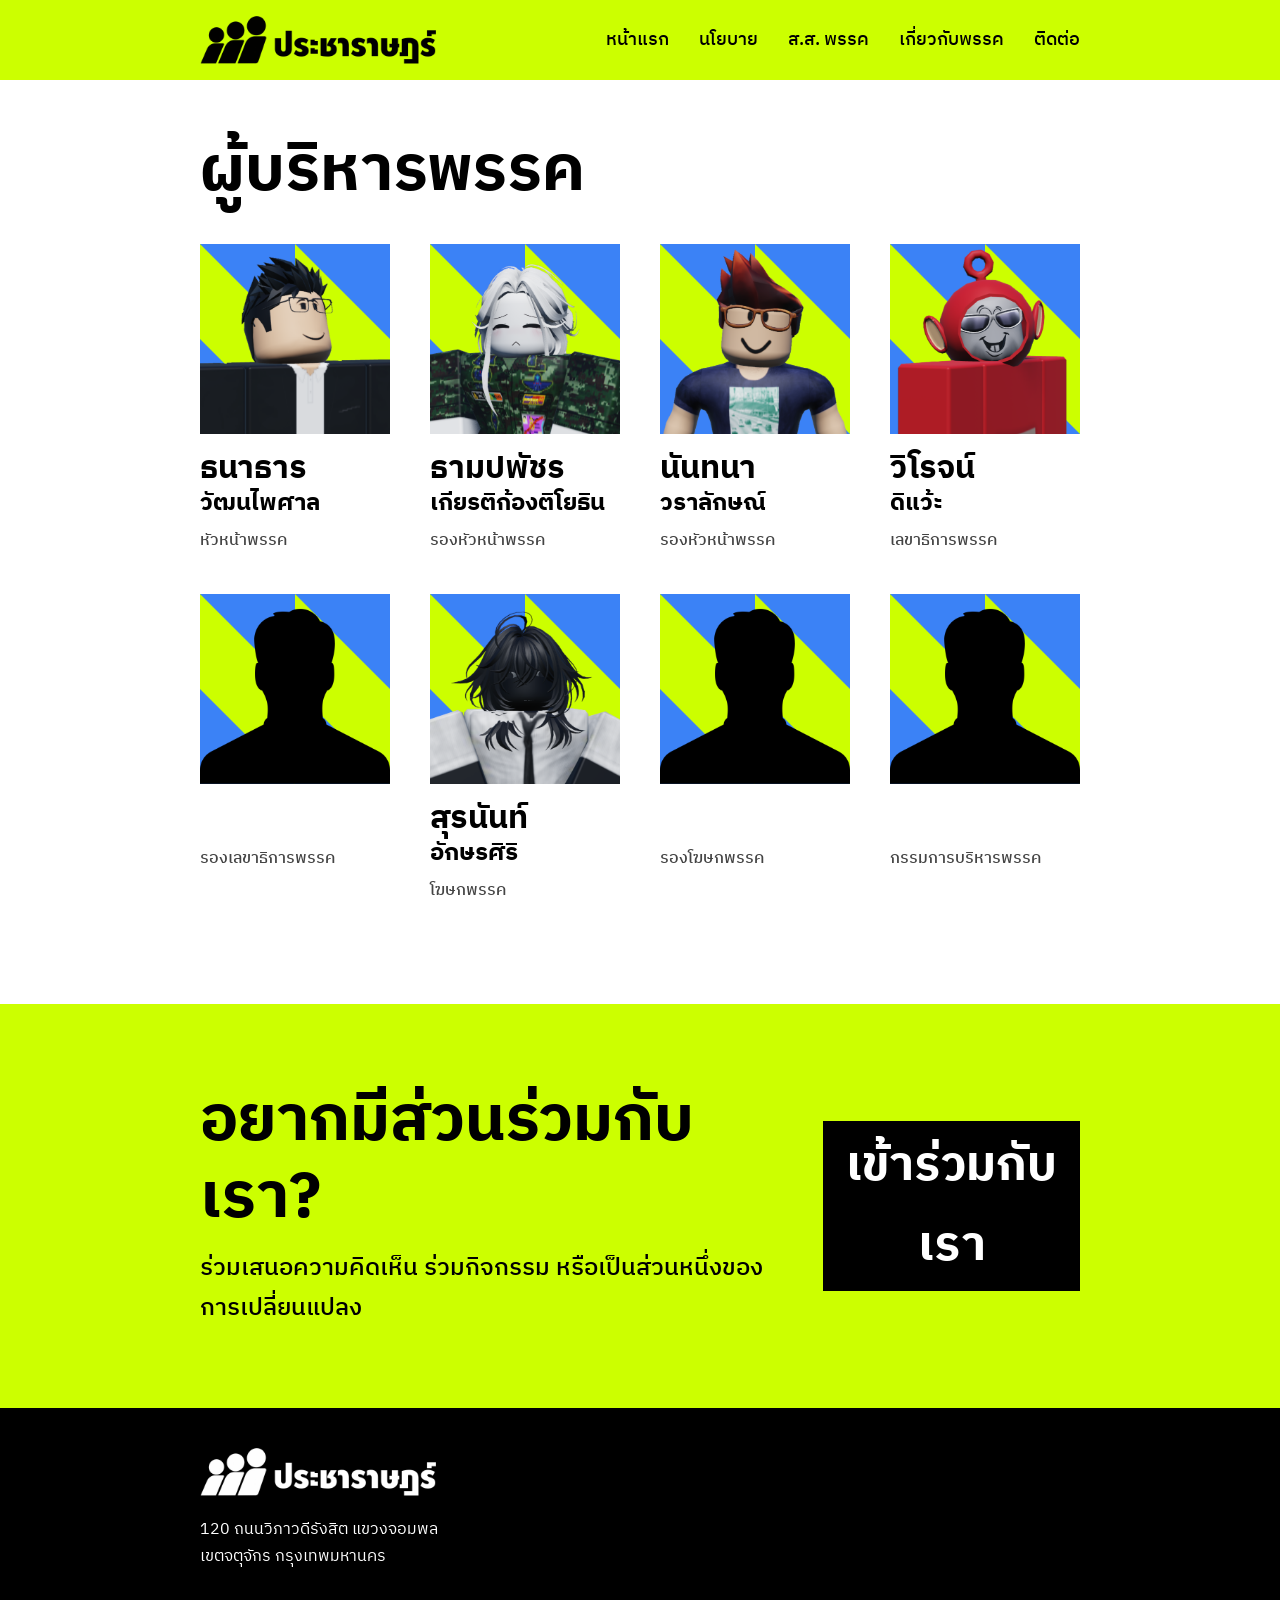
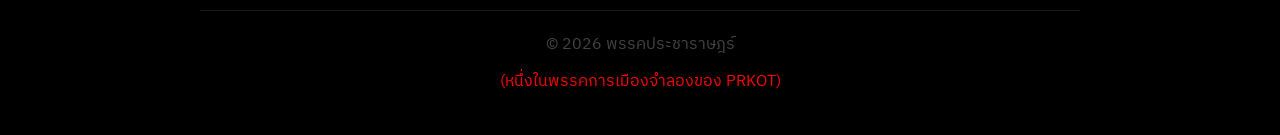
<file: board.html>
<!DOCTYPE html>
<html lang="en">
<head>
    <meta charset="UTF-8">
    <meta name="viewport" content="width=device-width, initial-scale=1.0">
    
    <meta property="og:title" content="ผู้บริหารพรรคประชาราษฎร์">
    <meta property="og:type" content="website">
    <meta property="og:url" content="https://pracharatparty.vercel.app/">
    <meta property="og:image" content="https://pracharatparty.vercel.app/assets/thumbnail.png">
    <meta property="og:site_name" content="พรรคประชาราษฎร์">

    <meta name="twitter:card" content="summary_large_image">
    <meta name="twitter:title" content="ผู้บริหารพรรคประชาราษฎร์">
    <meta name="twitter:image" content="https://pracharatparty.vercel.app/assets/thumbnail.png">

    <title>ผู้บริหารพรรค | พรรคประชาราษฎร์</title>
    <link rel="stylesheet" href="/style.css">
    <link rel="shortcut icon" href="/assets/favicon.png" type="image/png">
    <script src="/load.js"></script>
</head>
<body>
    <div id="header"></div>

    <main>
        <section class="mp">

            <div class="heading">ผู้บริหารพรรค</div>

            <div class="board-grid">

                <div class="board-card">
                    <img src="assets/member/ธนาธาร.png" alt="">
                    <h3>ธนาธาร<br><span>วัฒนไพศาล</span></h3>
                    <p>หัวหน้าพรรค</p>
                </div>

                <div class="board-card">
                    <img src="assets/member/ธามปพัชร.png" alt="">
                    <h3>ธามปพัชร<br><span>เกียรติก้องติโยธิน</span></h3>
                    <p>รองหัวหน้าพรรค</p>
                </div>

                <div class="board-card">
                    <img src="assets/member/นันทนา.png" alt="">
                    <h3>นันทนา<br><span>วราลักษณ์</span></h3>
                    <p>รองหัวหน้าพรรค</p>
                </div>

                <div class="board-card">
                    <img src="assets/member/วิโรจน์.png" alt="">
                    <h3>วิโรจน์<br><span>ดิแว้ะ</span></h3>
                    <p>เลขาธิการพรรค</p>
                </div>

                <div class="board-card">
                    <img src="assets/member/profile-placehold.png" alt="">
                    <h3><br><span></span></h3>
                    <p>รองเลขาธิการพรรค</p>
                </div>

                <div class="board-card">
                    <img src="assets/member/สุรนันท์.png" alt="">
                    <h3>สุรนันท์<br><span>อักษรศิริ</span></h3>
                    <p>โฆษกพรรค</p>
                </div>

                <div class="board-card">
                    <img src="assets/member/profile-placehold.png" alt="">
                    <h3> <br><span> </span></h3>
                    <p>รองโฆษกพรรค</p>
                </div>

                <div class="board-card">
                    <img src="assets/member/profile-placehold.png" alt="">
                    <h3> <br><span> </span></h3>
                    <p>กรรมการบริหารพรรค</p>
                </div>

            </div>

        </section>
    </main>

    <div id="footer"></div>
    
</body>
</html>
</file>
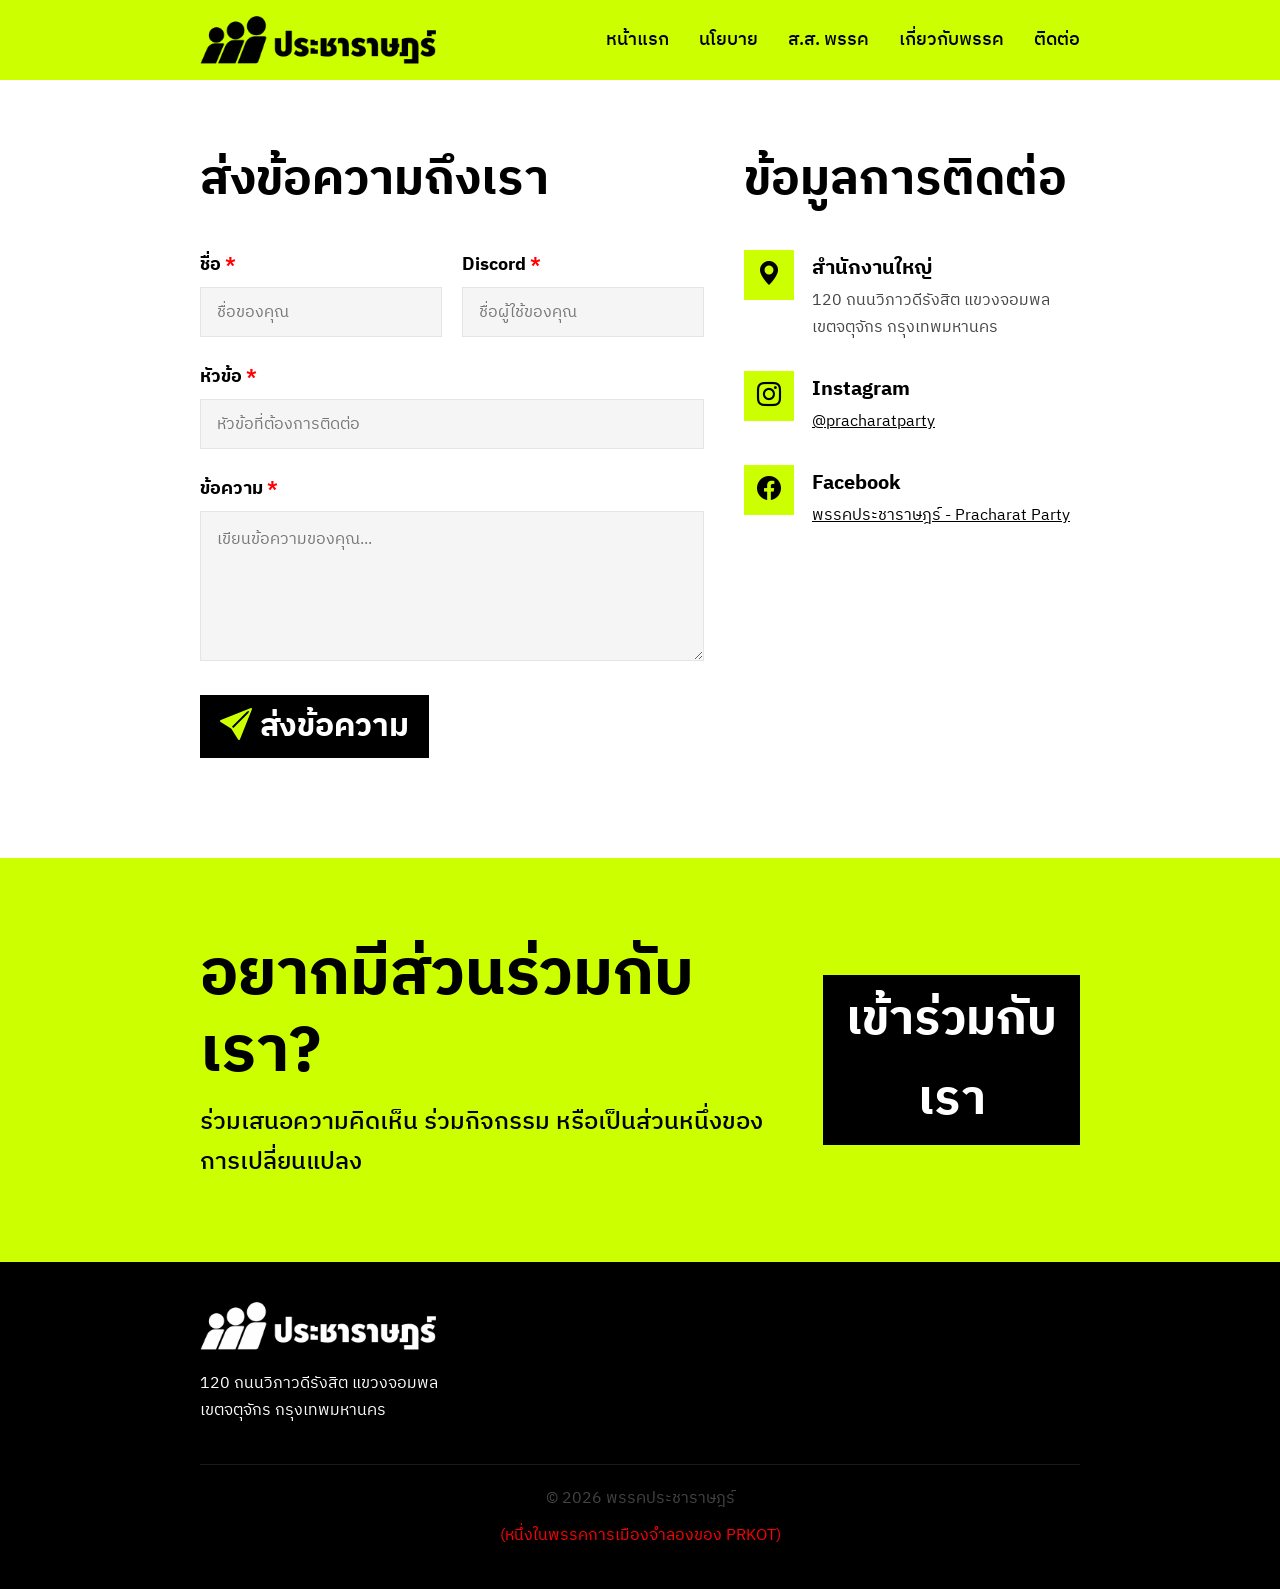
<file: contact.html>
<!DOCTYPE html>
<html lang="en">
<head>
    <meta charset="UTF-8">
    <meta name="viewport" content="width=device-width, initial-scale=1.0">
    <title>ติดต่อ | พรรคประชาราษฎร์</title>
    
    <meta property="og:title" content="ติดต่อพรรคประชาราษฎร์">
    <meta property="og:type" content="website">
    <meta property="og:url" content="https://pracharatparty.vercel.app/">
    <meta property="og:image" content="https://pracharatparty.vercel.app/assets/thumbnail.png">
    <meta property="og:site_name" content="พรรคประชาราษฎร์">

    <meta name="twitter:card" content="summary_large_image">
    <meta name="twitter:title" content="ติดต่อพรรคประชาราษฎร์">
    <meta name="twitter:image" content="https://pracharatparty.vercel.app/assets/thumbnail.png">

    <link rel="stylesheet" href="/style.css">
    <link rel="shortcut icon" href="/assets/favicon.png" type="image/png">
    <script src="/load.js"></script>
</head>
<body>
    <div id="header"></div>

        <main>
        <section class="contact">

            <div class="contact-grid">

                <!-- Form -->
                <div class="contact-form">

                    <h2>ส่งข้อความถึงเรา</h2>

                    <div id="successMessage" class="contact-message success">
                        <i class="bi bi-check-circle-fill"></i>
                        ส่งข้อความเรียบร้อยแล้ว
                    </div>

                    <div id="errorMessage" class="contact-message error">
                        <i class="bi bi-exclamation-circle-fill"></i>
                        ไม่สามารถส่งข้อความได้ กรุณาลองใหม่อีกครั้ง
                    </div>

                    <form id="contactForm">

                        <div class="contact-row">

                            <div class="contact-field">
                                <label for="name">ชื่อ <span>*</span></label>

                                <input
                                    type="text"
                                    id="name"
                                    placeholder="ชื่อของคุณ"
                                    required>
                            </div>

                            <div class="contact-field">
                                <label for="discord">Discord <span>*</span></label>

                                <input
                                    type="text"
                                    id="discord"
                                    placeholder="ชื่อผู้ใช้ของคุณ"
                                    required>
                            </div>

                        </div>

                        <div class="contact-field">
                            <label for="subject">หัวข้อ <span>*</span></label>

                            <input
                                type="text"
                                id="subject"
                                placeholder="หัวข้อที่ต้องการติดต่อ"
                                required>
                        </div>

                        <div class="contact-field">
                            <label for="message">ข้อความ <span>*</span></label>

                            <textarea
                                id="message"
                                placeholder="เขียนข้อความของคุณ..."
                                required></textarea>
                        </div>

                        <button
                            type="submit"
                            id="submitButton">

                            <i class="bi bi-send-fill"></i>
                            ส่งข้อความ

                        </button>

                    </form>

                </div>


                <!-- Contact Info -->
                <div class="contact-info-box">

                    <h2>ข้อมูลการติดต่อ</h2>

                    <div class="contact-info-item">

                        <div class="contact-icon">
                            <i class="bi bi-geo-alt-fill"></i>
                        </div>

                        <div>
                            <h3>สำนักงานใหญ่</h3>

                            <p>
                                120 ถนนวิภาวดีรังสิต แขวงจอมพล<br>
                                เขตจตุจักร กรุงเทพมหานคร
                            </p>
                        </div>

                    </div>
                    <div class="contact-info-item">

                        <div class="contact-icon">
                            <i class="bi bi-instagram"></i>
                        </div>

                        <div>
                            <h3>Instagram</h3>

                            <a href="https://www.instagram.com/pracharatparty" target="_blank">
                                @pracharatparty
                            </a>
                        </div>

                    </div>
                    <div class="contact-info-item">

                        <div class="contact-icon">
                            <i class="bi bi-facebook"></i>
                        </div>

                        <div>
                            <h3>Facebook</h3>

                            <a href="https://www.facebook.com/pracharatparty" target="_blank">
                                พรรคประชาราษฎร์ - Pracharat Party
                            </a>
                        </div>

                    </div>

                </div>

            </div>

        </section>
    </main>

    <div id="footer"></div>
    
</body>
</html>
</file>
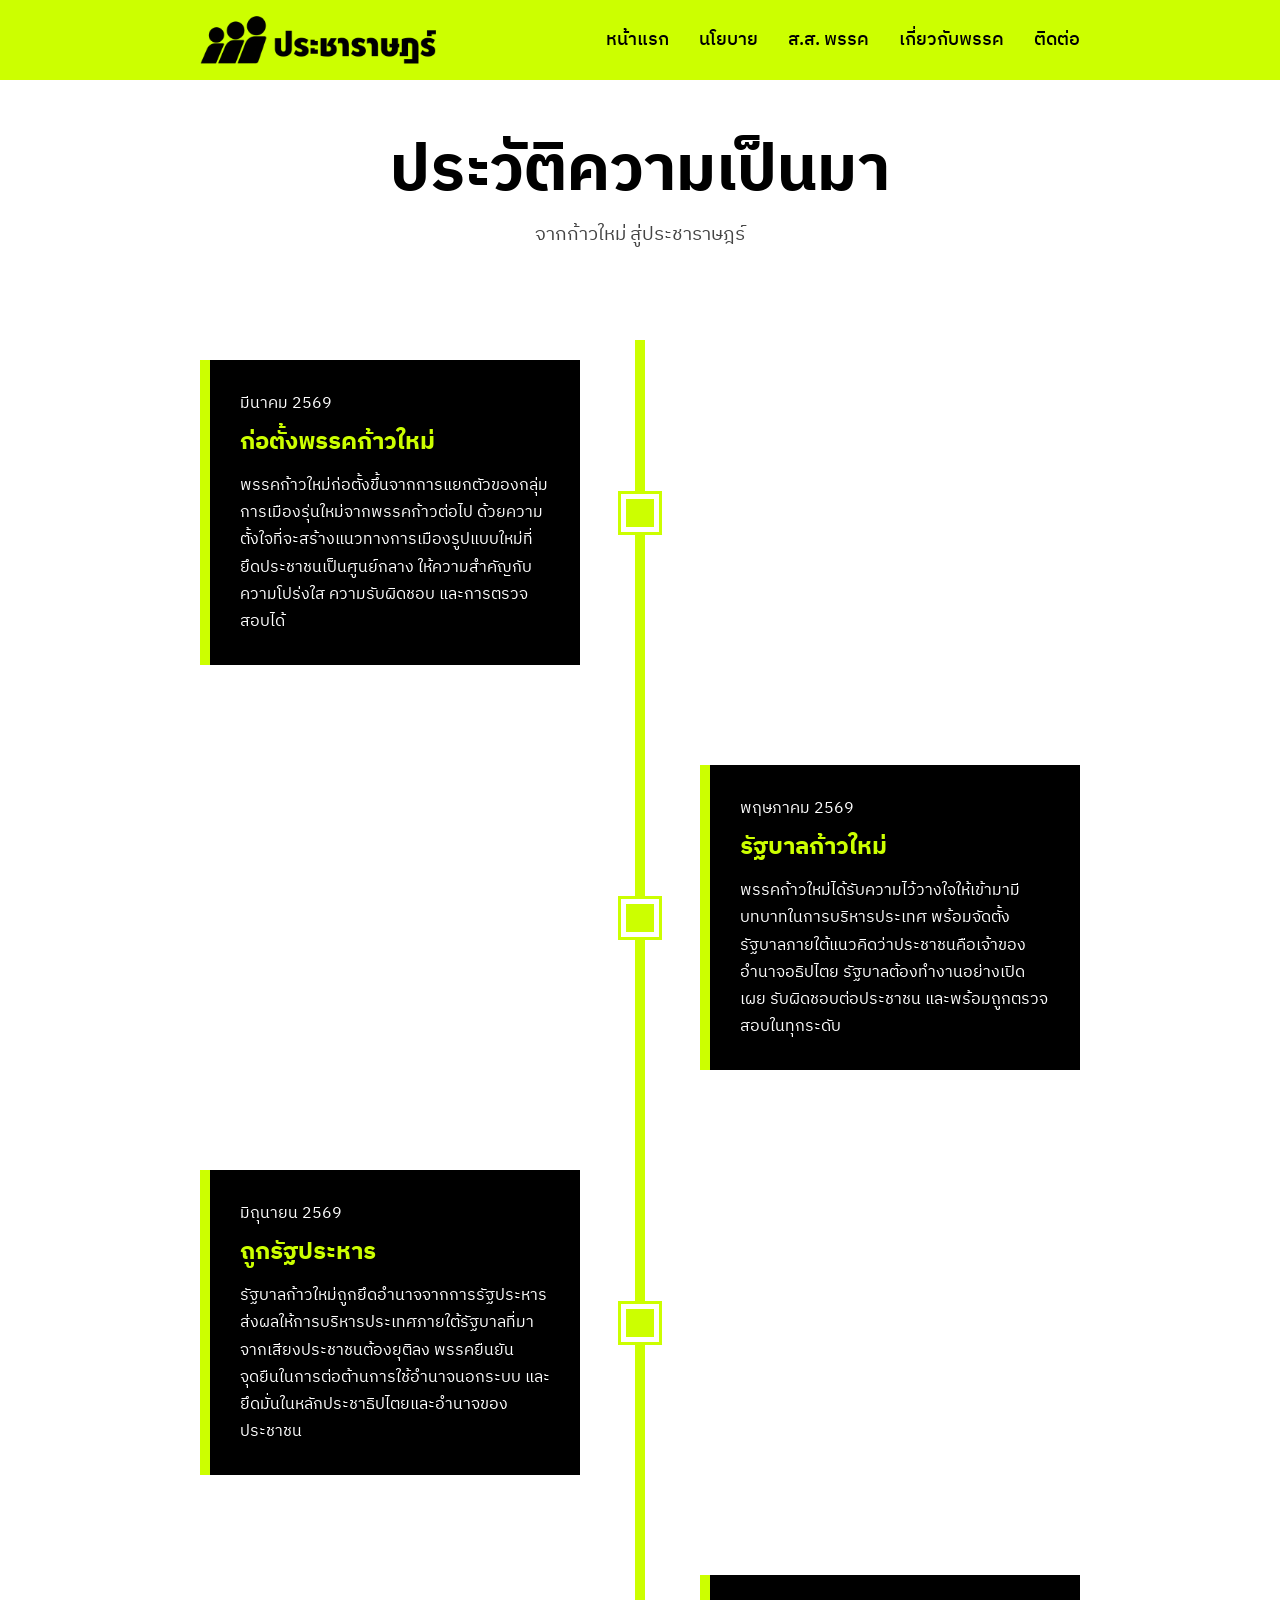
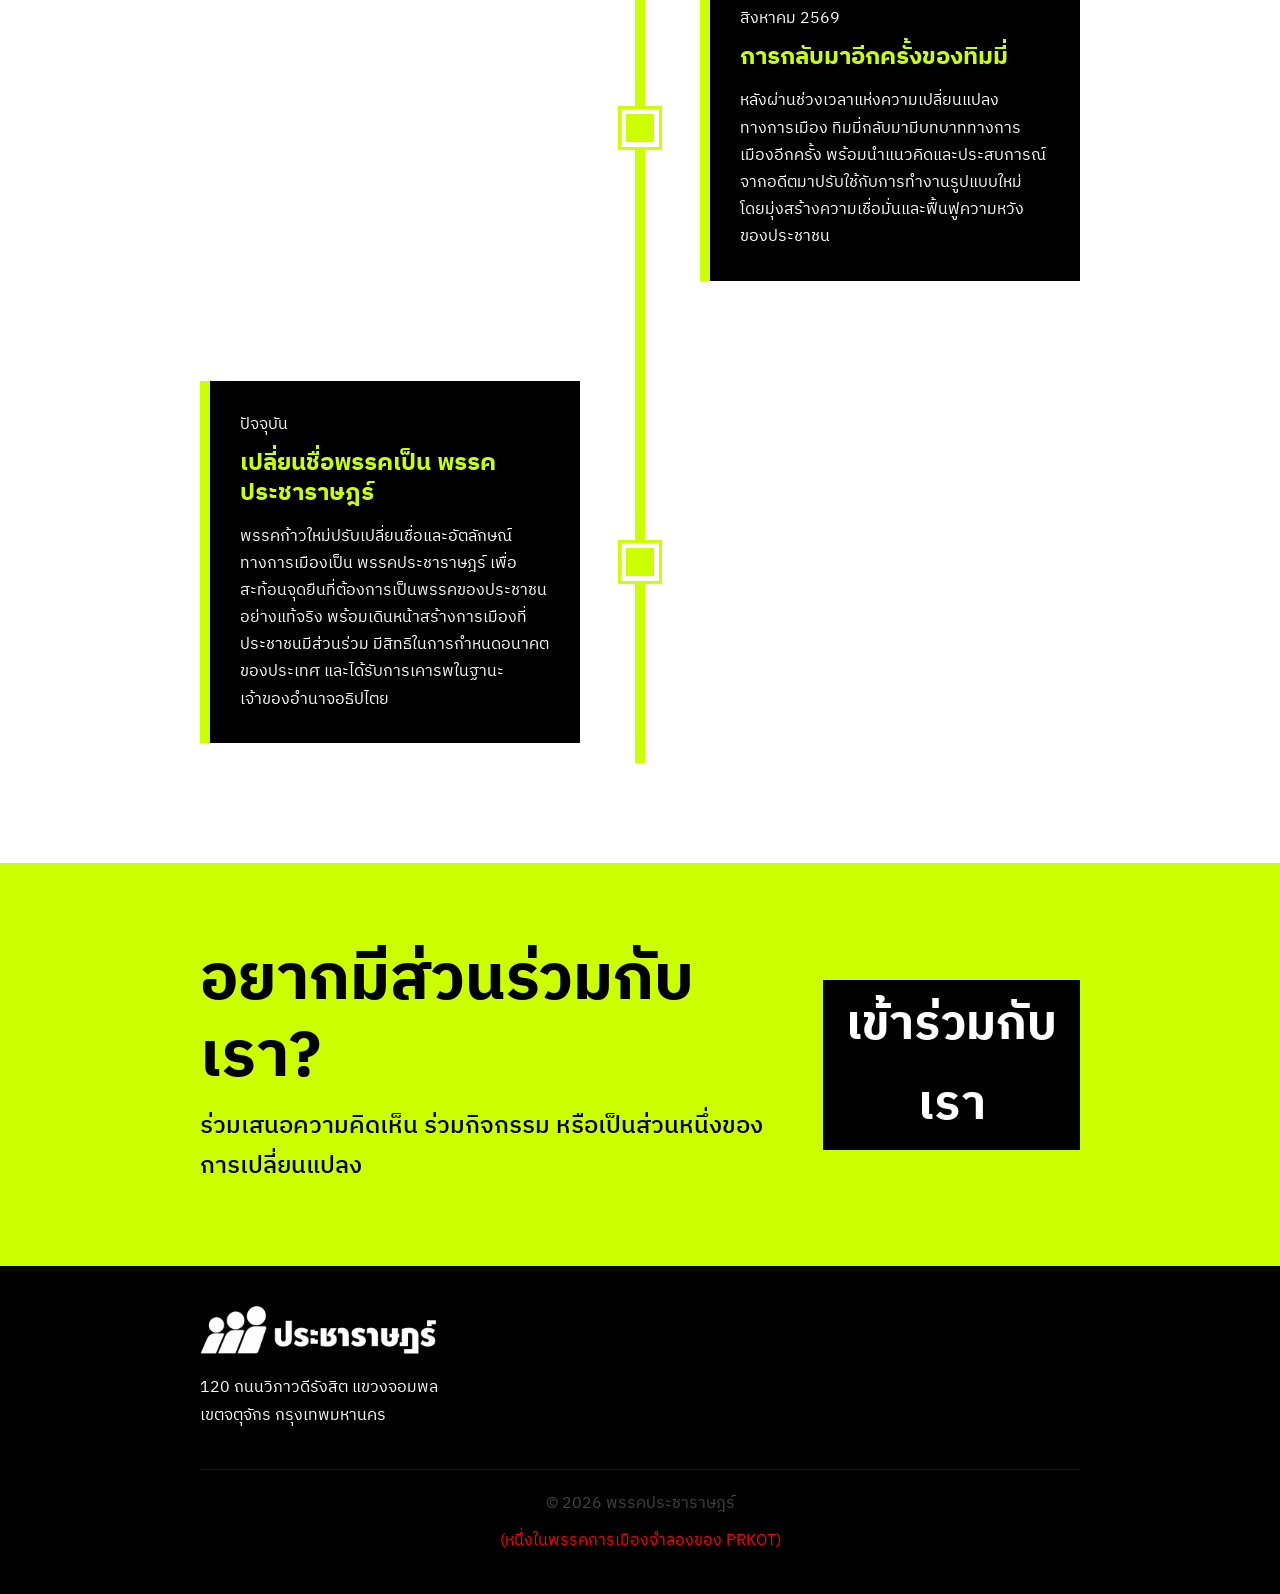
<file: history.html>
<!DOCTYPE html>
<html lang="en">
<head>
    <meta charset="UTF-8">
    <meta name="viewport" content="width=device-width, initial-scale=1.0">
    
    <meta property="og:title" content="ประวัติความเป็นมาพรรคประชาราษฎร์">
    <meta property="og:type" content="website">
    <meta property="og:url" content="https://pracharatparty.vercel.app/">
    <meta property="og:image" content="https://pracharatparty.vercel.app/assets/thumbnail.png">
    <meta property="og:site_name" content="พรรคประชาราษฎร์">

    <meta name="twitter:card" content="summary_large_image">
    <meta name="twitter:title" content="ประวัติความเป็นมาพรรคประชาราษฎร์">
    <meta name="twitter:image" content="https://pracharatparty.vercel.app/assets/thumbnail.png">

    <title>ประวัติความเป็นมา | พรรคประชาราษฎร์</title>
    <link rel="stylesheet" href="/style.css">
    <link rel="shortcut icon" href="/assets/favicon.png" type="image/png">
    <script src="/load.js"></script>
</head>
<body>
    <div id="header"></div>

    <main>
        <section class="history">
            <div class="history-header">
                <h1>ประวัติความเป็นมา</h1>
                <p>จากก้าวใหม่ สู่ประชาราษฎร์</p>
            </div>

            <div class="timeline">

                <!-- 01 -->
                <div class="timeline-item">
                    <div class="timeline-content">

                        <div class="timeline-info">
                            <span class="timeline-date">มีนาคม 2569</span>
                            <h2>ก่อตั้งพรรคก้าวใหม่</h2>
                            <p>
                                พรรคก้าวใหม่ก่อตั้งขึ้นจากการแยกตัวของกลุ่มการเมืองรุ่นใหม่จากพรรคก้าวต่อไป ด้วยความตั้งใจที่จะสร้างแนวทางการเมืองรูปแบบใหม่ที่ยึดประชาชนเป็นศูนย์กลาง ให้ความสำคัญกับความโปร่งใส ความรับผิดชอบ และการตรวจสอบได้
                            </p>
                        </div>
                    </div>
                </div>

                <!-- 02 -->
                <div class="timeline-item">
                    <div class="timeline-content">

                        <div class="timeline-info">
                            <span class="timeline-date">พฤษภาคม 2569</span>
                            <h2>รัฐบาลก้าวใหม่</h2>
                            <p>
                                พรรคก้าวใหม่ได้รับความไว้วางใจให้เข้ามามีบทบาทในการบริหารประเทศ พร้อมจัดตั้งรัฐบาลภายใต้แนวคิดว่าประชาชนคือเจ้าของอำนาจอธิปไตย รัฐบาลต้องทำงานอย่างเปิดเผย รับผิดชอบต่อประชาชน และพร้อมถูกตรวจสอบในทุกระดับ
                            </p>
                        </div>
                    </div>
                </div>

                <!-- 03 -->
                <div class="timeline-item">
                    <div class="timeline-content">

                        <div class="timeline-info">
                            <span class="timeline-date">มิถุนายน 2569</span>
                            <h2>ถูกรัฐประหาร</h2>
                            <p>
                                รัฐบาลก้าวใหม่ถูกยึดอำนาจจากการรัฐประหาร ส่งผลให้การบริหารประเทศภายใต้รัฐบาลที่มาจากเสียงประชาชนต้องยุติลง พรรคยืนยันจุดยืนในการต่อต้านการใช้อำนาจนอกระบบ และยึดมั่นในหลักประชาธิปไตยและอำนาจของประชาชน
                            </p>
                        </div>
                    </div>
                </div>

                <!-- 04 -->
                <div class="timeline-item">
                    <div class="timeline-content">
                        <div class="timeline-info">
                            <span class="timeline-date">สิงหาคม 2569</span>
                            <h2>การกลับมาอีกครั้งของทิมมี่</h2>
                            <p>
                                หลังผ่านช่วงเวลาแห่งความเปลี่ยนแปลงทางการเมือง ทิมมี่กลับมามีบทบาททางการเมืองอีกครั้ง พร้อมนำแนวคิดและประสบการณ์จากอดีตมาปรับใช้กับการทำงานรูปแบบใหม่ โดยมุ่งสร้างความเชื่อมั่นและฟื้นฟูความหวังของประชาชน
                            </p>
                        </div>
                    </div>
                </div>

                <!-- 05 -->
                <div class="timeline-item">
                    <div class="timeline-content">

                        <div class="timeline-info">
                            <span class="timeline-date">ปัจจุบัน</span>
                            <h2>เปลี่ยนชื่อพรรคเป็น พรรคประชาราษฎร์</h2>
                            <p>
                                พรรคก้าวใหม่ปรับเปลี่ยนชื่อและอัตลักษณ์ทางการเมืองเป็น พรรคประชาราษฎร์ เพื่อสะท้อนจุดยืนที่ต้องการเป็นพรรคของประชาชนอย่างแท้จริง พร้อมเดินหน้าสร้างการเมืองที่ประชาชนมีส่วนร่วม มีสิทธิในการกำหนดอนาคตของประเทศ และได้รับการเคารพในฐานะเจ้าของอำนาจอธิปไตย
                            </p>
                        </div>
                    </div>
                </div>

            </div>
        </section>
    </main>

    <div id="footer"></div>
    
</body>
</html>
</file>
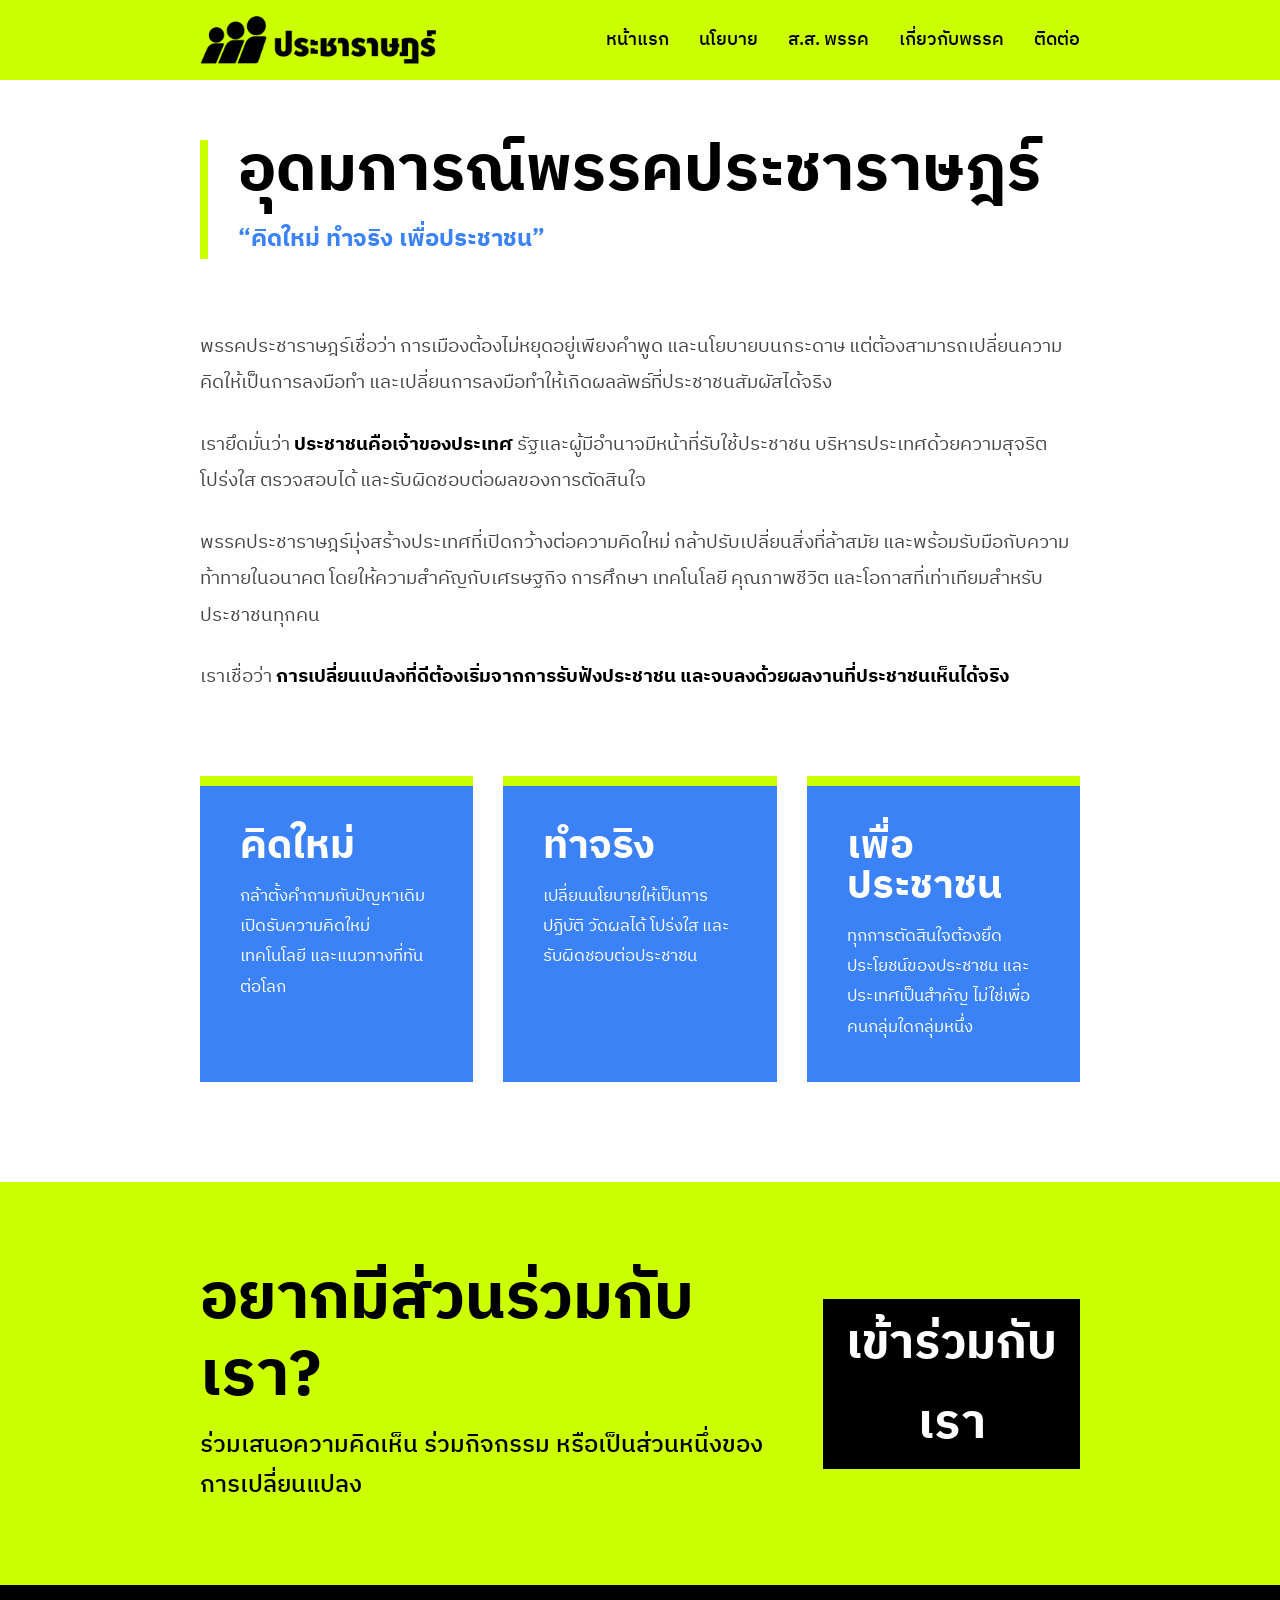
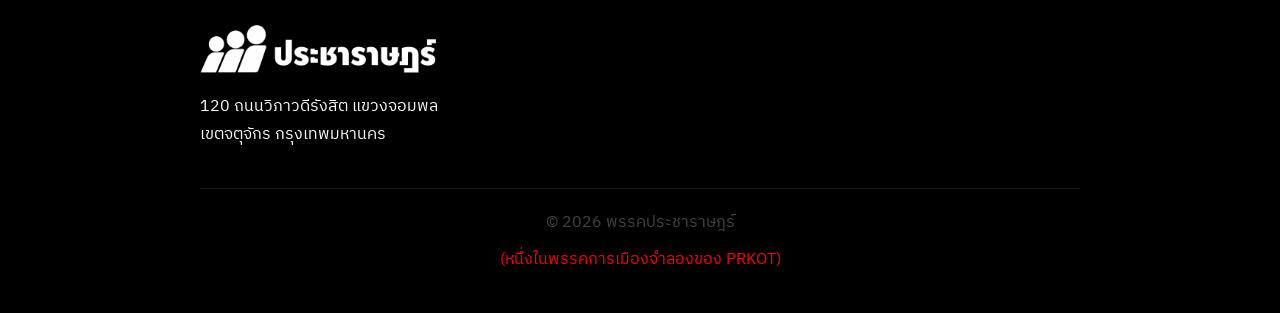
<file: ideology.html>
<!DOCTYPE html>
<html lang="en">
<head>
    <meta charset="UTF-8">
    <meta name="viewport" content="width=device-width, initial-scale=1.0">
    
    <meta property="og:title" content="อุดมการณ์พรรคประชาราษฎร์">
    <meta property="og:type" content="website">
    <meta property="og:url" content="https://pracharatparty.vercel.app/">
    <meta property="og:image" content="https://pracharatparty.vercel.app/assets/thumbnail.png">
    <meta property="og:site_name" content="พรรคประชาราษฎร์">

    <meta name="twitter:card" content="summary_large_image">
    <meta name="twitter:title" content="อุดมการณ์พรรคประชาราษฎร์">
    <meta name="twitter:image" content="https://pracharatparty.vercel.app/assets/thumbnail.png">

    <title>อุดมการณ์พรรค | พรรคประชาราษฎร์</title>
    <link rel="stylesheet" href="/style.css">
    <link rel="shortcut icon" href="/assets/favicon.png" type="image/png">
    <script src="/load.js"></script>
</head>
<body>
    <div id="header"></div>

    <main>
        <section class="ideology">
            <div class="container">

                <div class="section-header">
                    <h1>อุดมการณ์พรรคประชาราษฎร์</h1>
                    <p class="slogan">“คิดใหม่ ทำจริง เพื่อประชาชน”</p>
                </div>

                <div class="ideology-intro">
                    <p>
                        พรรคประชาราษฎร์เชื่อว่า การเมืองต้องไม่หยุดอยู่เพียงคำพูด
                        และนโยบายบนกระดาษ แต่ต้องสามารถเปลี่ยนความคิดให้เป็นการลงมือทำ
                        และเปลี่ยนการลงมือทำให้เกิดผลลัพธ์ที่ประชาชนสัมผัสได้จริง
                    </p>

                    <p>
                        เรายึดมั่นว่า <strong>ประชาชนคือเจ้าของประเทศ</strong>
                        รัฐและผู้มีอำนาจมีหน้าที่รับใช้ประชาชน บริหารประเทศด้วยความสุจริต
                        โปร่งใส ตรวจสอบได้ และรับผิดชอบต่อผลของการตัดสินใจ
                    </p>

                    <p>
                        พรรคประชาราษฎร์มุ่งสร้างประเทศที่เปิดกว้างต่อความคิดใหม่
                        กล้าปรับเปลี่ยนสิ่งที่ล้าสมัย และพร้อมรับมือกับความท้าทายในอนาคต
                        โดยให้ความสำคัญกับเศรษฐกิจ การศึกษา เทคโนโลยี คุณภาพชีวิต
                        และโอกาสที่เท่าเทียมสำหรับประชาชนทุกคน
                    </p>

                    <p>
                        เราเชื่อว่า <strong>การเปลี่ยนแปลงที่ดีต้องเริ่มจากการรับฟังประชาชน
                        และจบลงด้วยผลงานที่ประชาชนเห็นได้จริง</strong>
                    </p>
                </div>

                <div class="principles">

                    <article class="principle-card">
                        <h2>คิดใหม่</h2>
                        <p>
                            กล้าตั้งคำถามกับปัญหาเดิม เปิดรับความคิดใหม่
                            เทคโนโลยี และแนวทางที่ทันต่อโลก
                        </p>
                    </article>

                    <article class="principle-card">
                        <h2>ทำจริง</h2>
                        <p>
                            เปลี่ยนนโยบายให้เป็นการปฏิบัติ วัดผลได้ โปร่งใส
                            และรับผิดชอบต่อประชาชน
                        </p>
                    </article>

                    <article class="principle-card">
                        <h2>เพื่อประชาชน</h2>
                        <p>
                            ทุกการตัดสินใจต้องยึดประโยชน์ของประชาชน
                            และประเทศเป็นสำคัญ ไม่ใช่เพื่อคนกลุ่มใดกลุ่มหนึ่ง
                        </p>
                    </article>

                </div>

            </div>
        </section>
    </main>

    <div id="footer"></div>
    
</body>
</html>
</file>
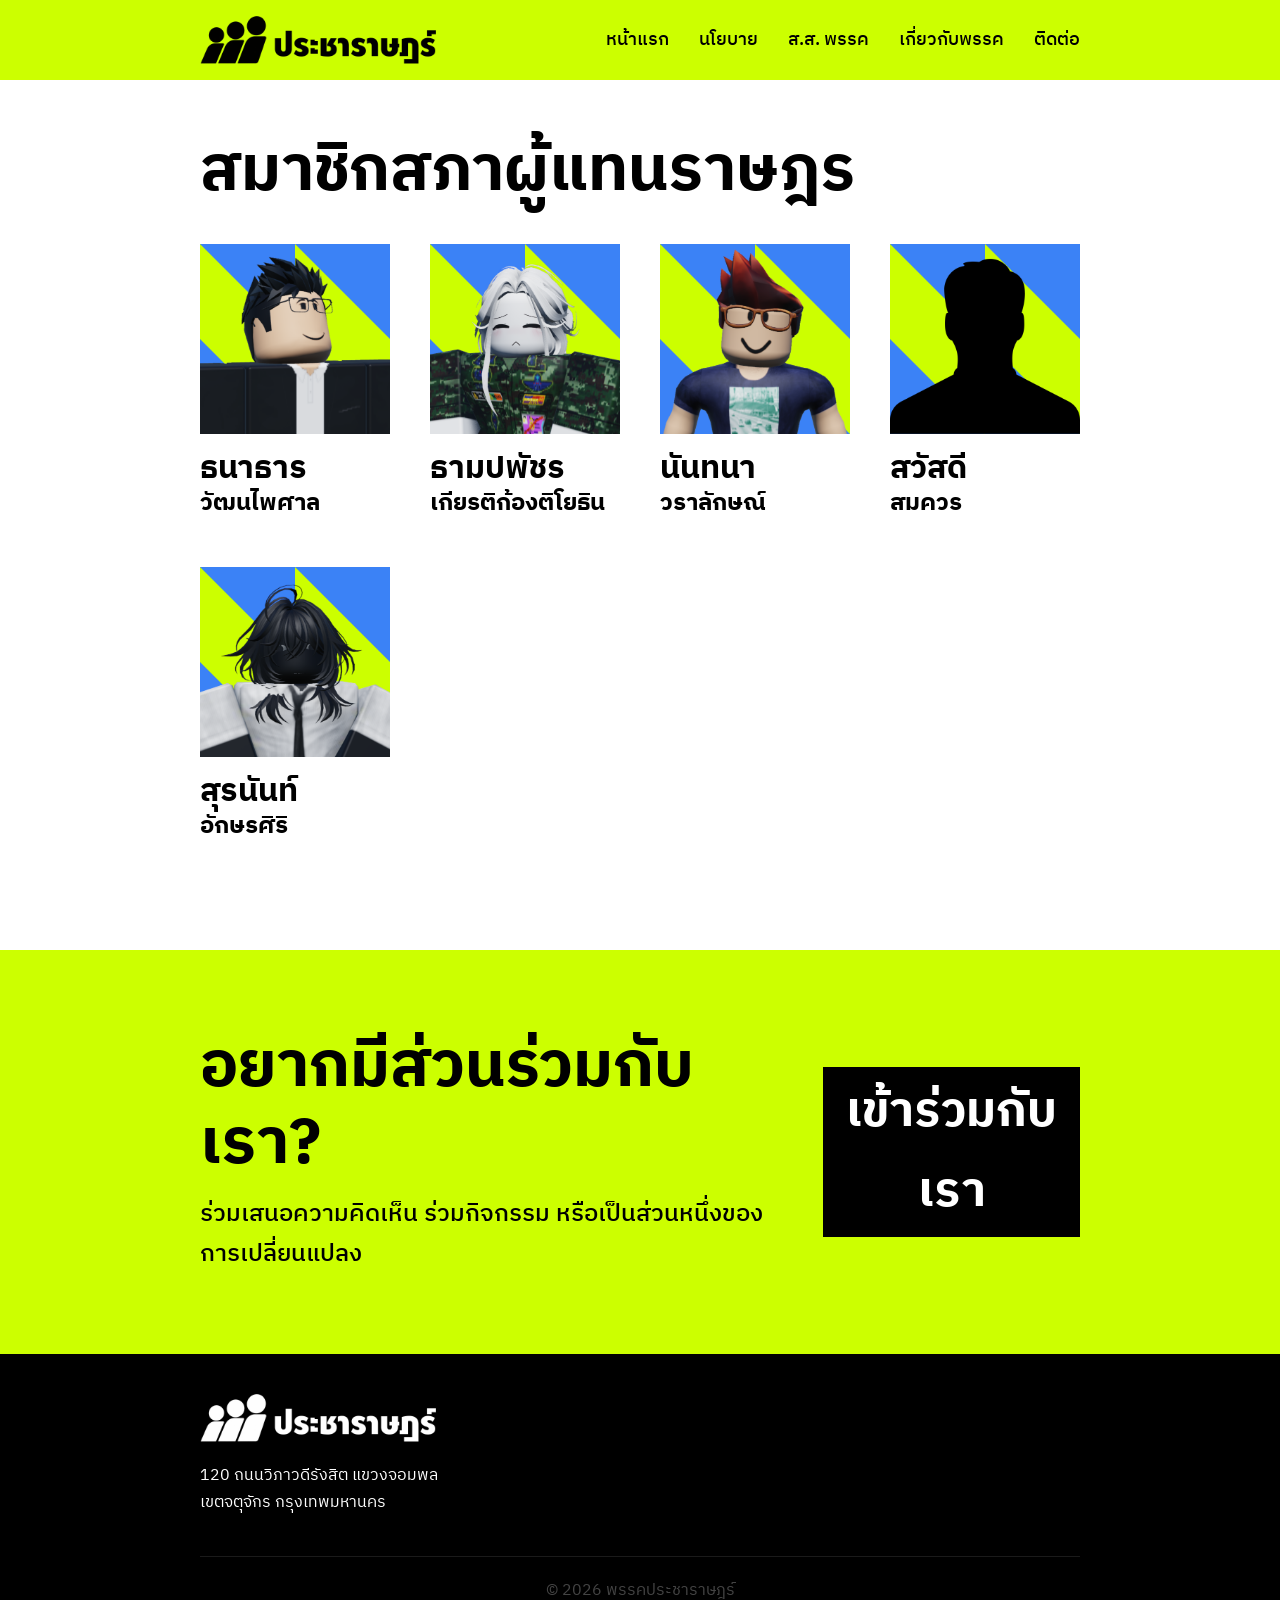
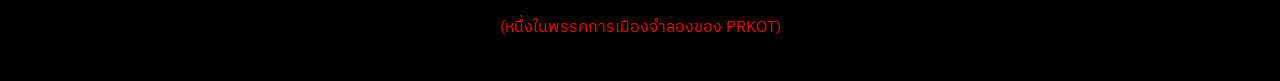
<file: mp.html>
<!DOCTYPE html>
<html lang="en">
<head>
    <meta charset="UTF-8">
    <meta name="viewport" content="width=device-width, initial-scale=1.0">
    <title>สมาชิกสภาผู้แทนราษฎร | พรรคประชาราษฎร์</title>
    
    <meta property="og:title" content="สมาชิกสภาผู้แทนราษฎรพรรคประชาราษฎร์">
    <meta property="og:type" content="website">
    <meta property="og:url" content="https://pracharatparty.vercel.app/">
    <meta property="og:image" content="https://pracharatparty.vercel.app/assets/thumbnail.png">
    <meta property="og:site_name" content="พรรคประชาราษฎร์">

    <meta name="twitter:card" content="summary_large_image">
    <meta name="twitter:title" content="สมาชิกสภาผู้แทนราษฎรพรรคประชาราษฎร์">
    <meta name="twitter:image" content="https://pracharatparty.vercel.app/assets/thumbnail.png">

    <link rel="stylesheet" href="/style.css">
    <link rel="shortcut icon" href="/assets/favicon.png" type="image/png">
    <script src="/load.js"></script>
</head>
<body>
    <div id="header"></div>

    <main>
        <section class="mp">

            <div class="heading">สมาชิกสภาผู้แทนราษฎร</div>

            <div class="board-grid">

                <div class="board-card">
                    <img src="assets/member/ธนาธาร.png" alt="">
                    <h3>ธนาธาร<br><span>วัฒนไพศาล</span></h3>
                </div>

                <div class="board-card">
                    <img src="assets/member/ธามปพัชร.png" alt="">
                    <h3>ธามปพัชร<br><span>เกียรติก้องติโยธิน</span></h3>
                </div>

                <div class="board-card">
                    <img src="assets/member/นันทนา.png" alt="">
                    <h3>นันทนา<br><span>วราลักษณ์</span></h3>
                </div>

                <div class="board-card">
                    <img src="assets/member/profile-placehold.png" alt="">
                    <h3>สวัสดี<br><span>สมควร</span></h3>
                </div>

                <div class="board-card">
                    <img src="assets/member/สุรนันท์.png" alt="">
                    <h3>สุรนันท์<br><span>อักษรศิริ</span></h3>
                </div>

            </div>

        </section>
    </main>

    <div id="footer"></div>
    
</body>
</html>
</file>
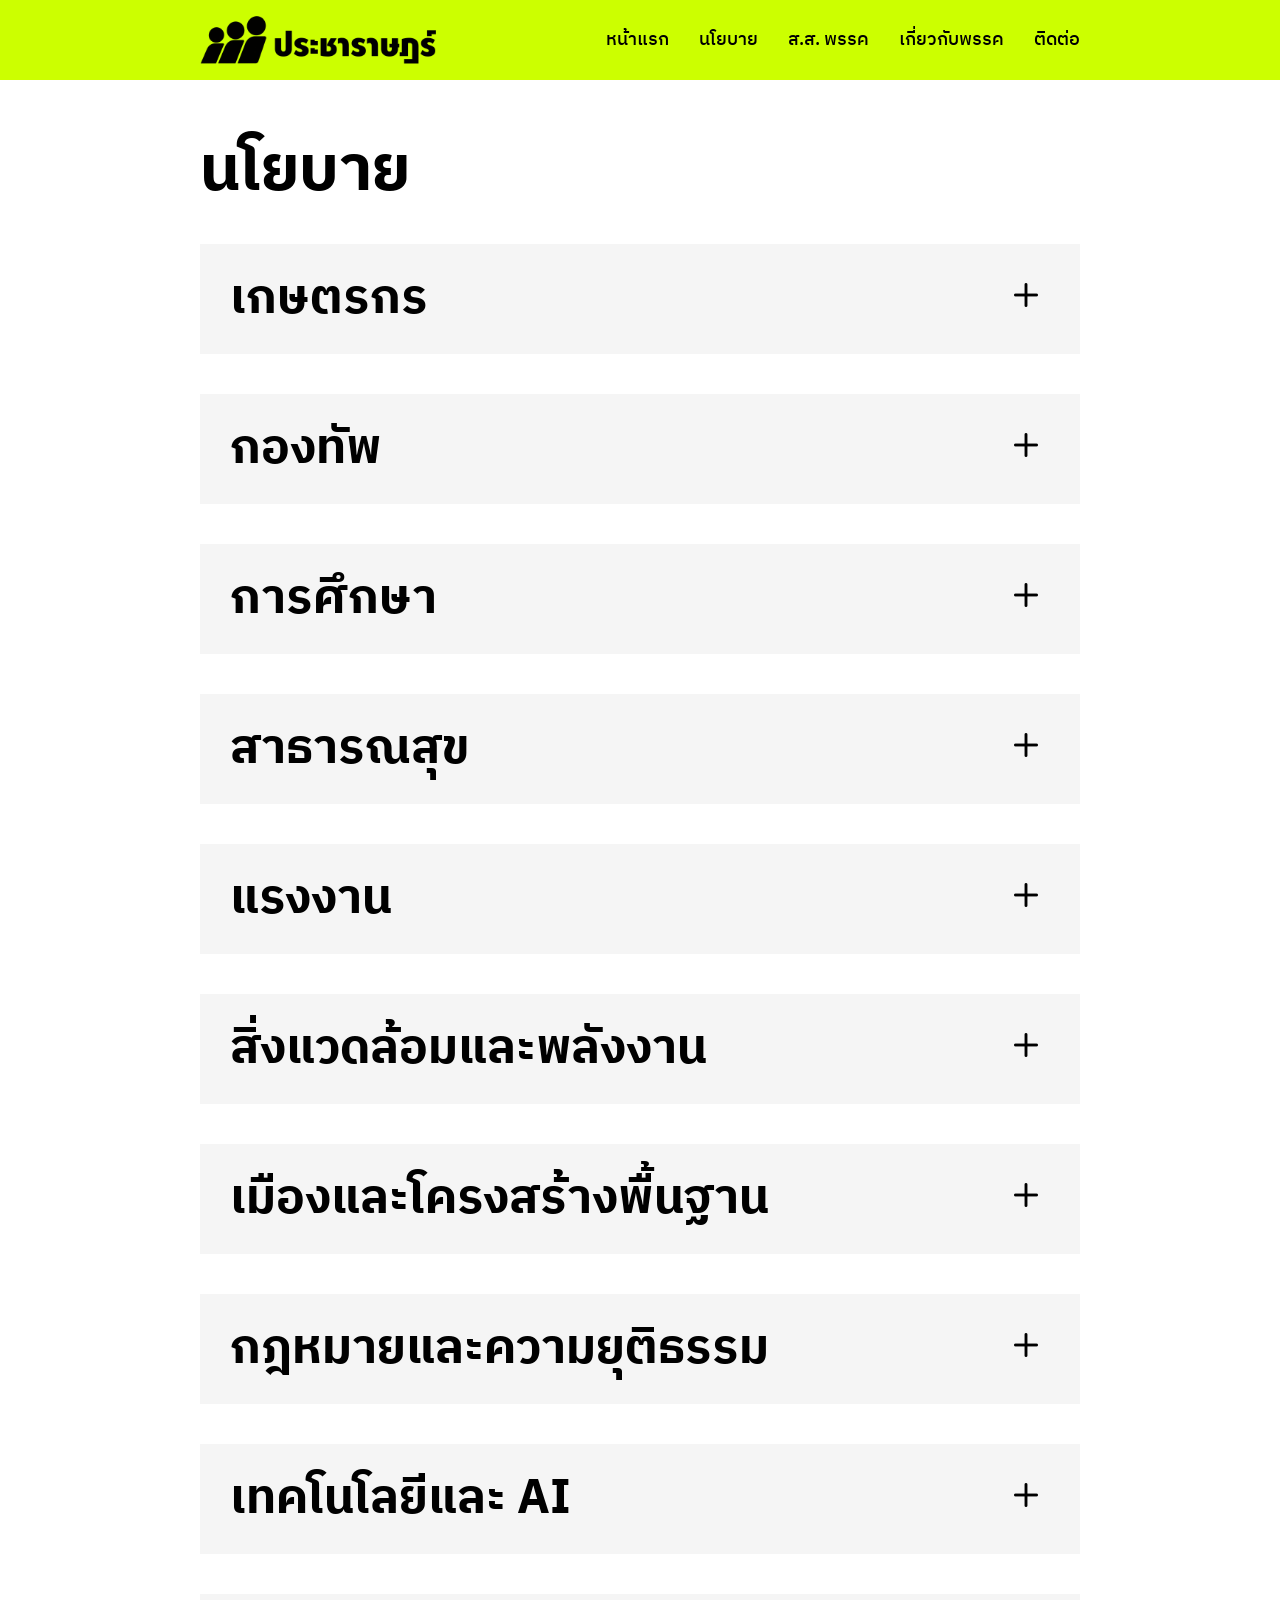
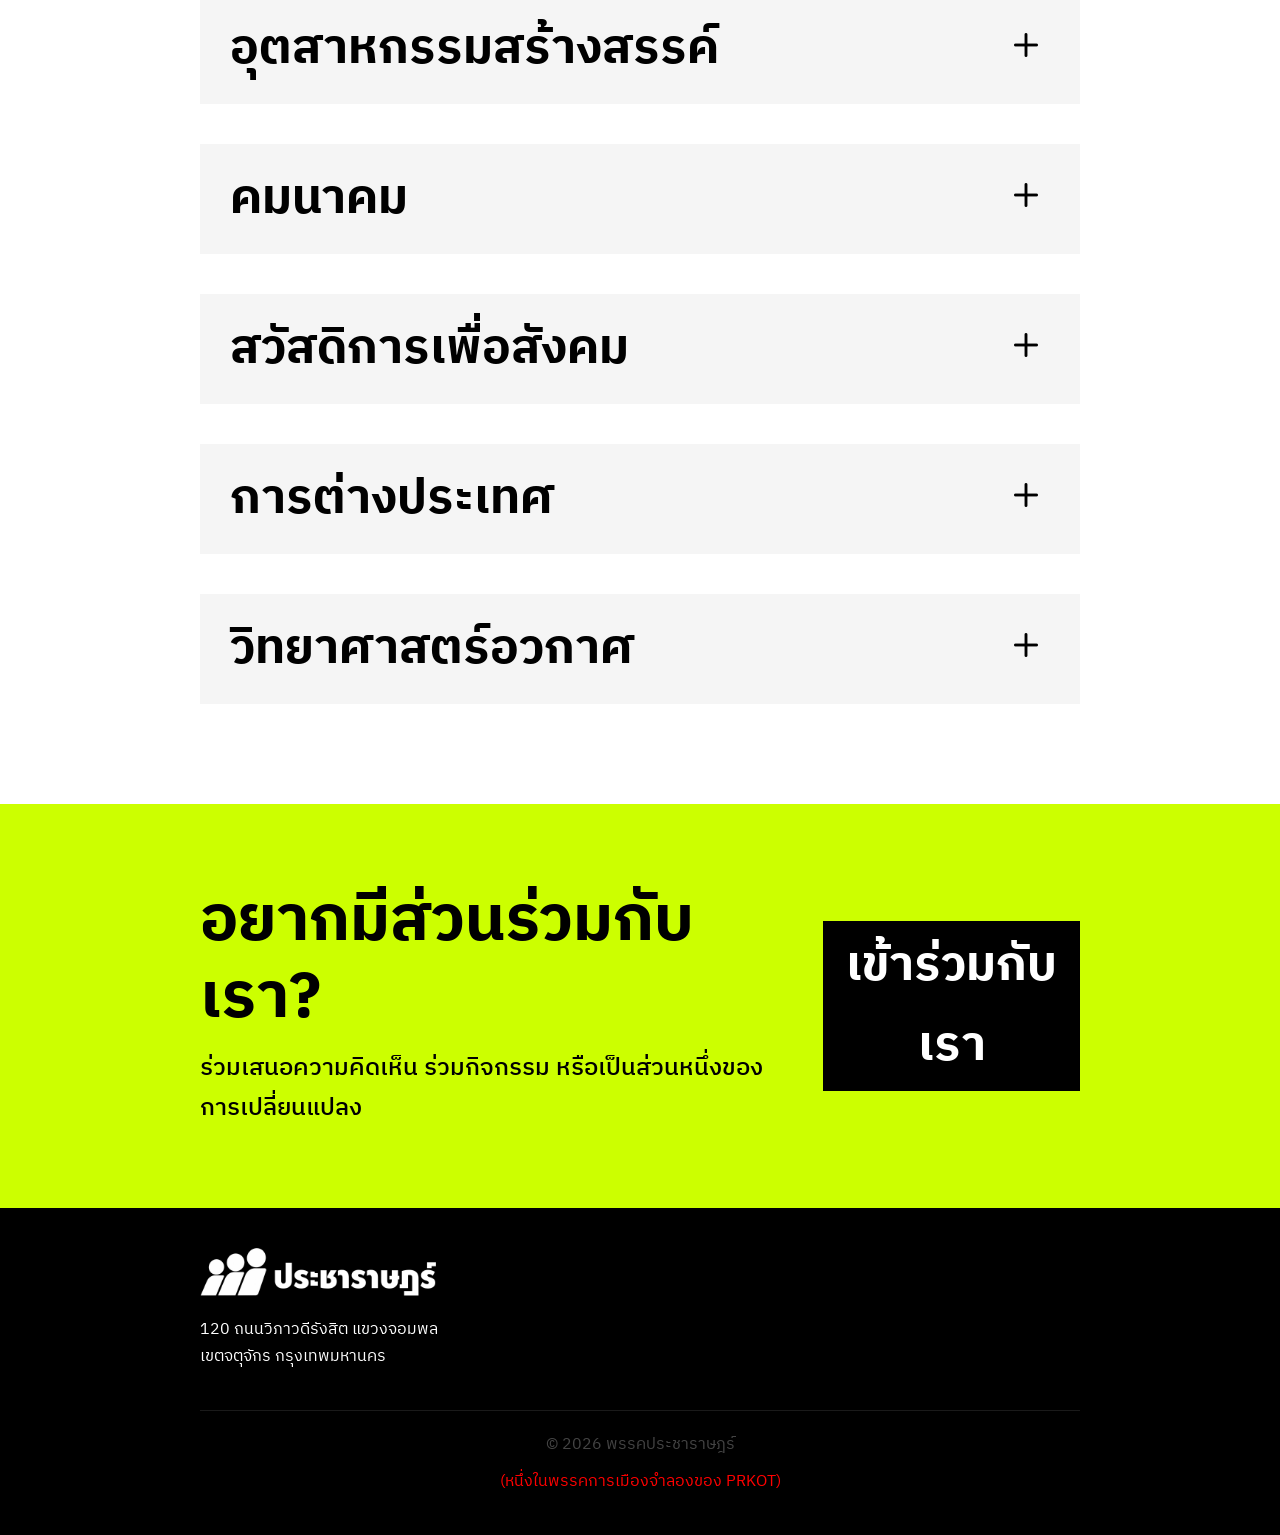
<file: policy.html>
<!DOCTYPE html>
<html lang="en">
<head>
    <meta charset="UTF-8">
    <meta name="viewport" content="width=device-width, initial-scale=1.0">
    <title>นโยบาย | พรรคประชาราษฎร์</title>
    
    <meta property="og:title" content="นโยบายพรรคประชาราษฎร์">
    <meta property="og:type" content="website">
    <meta property="og:url" content="https://pracharatparty.vercel.app/">
    <meta property="og:image" content="https://pracharatparty.vercel.app/assets/thumbnail.png">
    <meta property="og:site_name" content="พรรคประชาราษฎร์">

    <meta name="twitter:card" content="summary_large_image">
    <meta name="twitter:title" content="นโยบายพรรคประชาราษฎร์">
    <meta name="twitter:image" content="https://pracharatparty.vercel.app/assets/thumbnail.png">

    <link rel="stylesheet" href="/style.css">
    <link rel="shortcut icon" href="/assets/favicon.png" type="image/png">
    <script src="/load.js"></script>
</head>
<body>
    <div id="header"></div>

    <main>

        <section class="policy"> 

            <div class="heading">นโยบาย</div>

            <div class="policy-grid hidden" id="policyGrid"></div>

        </section>

    </main>

    <div id="footer"></div>
    
</body>
</html>
</file>
<file: style.css>
@import url('https://fonts.googleapis.com/css2?family=IBM+Plex+Sans+Thai+Looped:wght@100;200;300;400;500;600;700&family=IBM+Plex+Sans+Thai:wght@100;200;300;400;500;600;700&display=swap');
@import url(https://cdn.jsdelivr.net/npm/bootstrap-icons@1.13.1/font/bootstrap-icons.min.css);

:root {
    --color-primary: #ccff00;
    --color-primary-dark: #a8d600;
    --color-primary-light: #e5ff80;

    --color-secondary: #3b82f6;
    --color-secondary-dark: #2563eb;
    --color-secondary-light: #60a5fa;

    --color-black: #000000;
    --color-black-soft: #111111;
    --color-white: #ffffff;

    --color-gray-100: #f5f5f5;
    --color-gray-200: #e5e5e5;
    --color-gray-300: #cccccc;
    --color-gray-400: #999999;
    --color-gray-500: #666666;
    --color-gray-600: #444444;
    --color-gray-700: #2b2b2b;
    --color-gray-800: #1a1a1a;
    --color-gray-900: #0d0d0d;

    --bg-primary: #ffffff;
    --bg-secondary: #f5f5f5;

    --bg-dark: #000000;
    --bg-dark-soft: #111111;

    --bg-brand: #ccff00;
    --bg-brand-secondary: #3b82f6;

    --text-primary: #000000;
    --text-secondary: #444444;
    --text-muted: #777777;

    --text-light: #ffffff;
    --text-brand: #ccff00;
    --text-brand-secondary: #3b82f6;

    --border-light: #e5e5e5;
    --border-dark: #333333;
    --border-brand: #ccff00;
    --border-brand-secondary: #3b82f6;

    --color-success: #22c55e;
    --color-warning: #f59e0b;
    --color-danger: #ef4444;
    --color-info: #3bb5f6;

    --font-xs: 0.75rem;
    --font-sm: 0.875rem;
    --font-md: 1rem;
    --font-lg: 1.125rem;
    --font-xl: 1.5rem;
    --font-2xl: 2rem;
    --font-3xl: 3rem;

    --shadow-sm: 0 2px 6px rgba(0, 0, 0, 0.08);
    --shadow-md: 0 4px 12px rgba(0, 0, 0, 0.12);
    --shadow-lg: 0 10px 30px rgba(0, 0, 0, 0.16);

    --transition-fast: 0.15s ease;
    --transition-normal: 0.25s ease;
    --transition-slow: 0.4s ease;
}

* {
    font-family: 'IBM Plex Sans Thai', sans-serif;
}

html {
    scroll-behavior: smooth;
}

body {
    background-color: var(--bg-primary);
    color: var(--text-primary);
    margin: 0;
    padding: 0;
}

header {
    display: flex;
    justify-content: space-between;
    align-items: center;

    padding: 0 200px;
    height: 80px;

    background-color: var(--bg-brand);
}

nav {
    display: flex;
    align-items: stretch;
    justify-content: center;
    gap: 30px;
    height: 100%;
}

header nav a {
    display: flex;
    align-items: center;

    height: 100%;

    text-decoration: none;
    color: var(--text-primary);
    font-size: var(--font-lg);
    font-weight: 500;
    cursor: pointer;
}

header .logo {    
    text-decoration: none;

    display: flex;
    align-items: center;
    justify-content: flex-start;
    gap: 10px;
}

header .logo img {
    height: 3rem;
}

.menu-btn {
    display: none;
    font-size: var(--font-xl);
    color: #000;
    cursor: pointer;
}

.offcanvas {
    position: fixed;
    top: 0;
    right: -100%;

    width: 100%;
    height: 100%;

    background-color: var(--bg-dark);

    overflow: hidden;

    transition: var(--transition-slow);

    z-index: 2000;
}

.offcanvas.active {
    right: 0;
}

.offcanvas-page {
    position: absolute;

    top: 0;
    left: 0;

    width: 100%;
    height: 100%;

    display: flex;
    flex-direction: column;

    padding-top: 90px;

    transition: var(--transition-slow);
}

.main-page {
    transform: translateX(0);
}

.submenu-page {
    transform: translateX(100%);
}

.offcanvas.submenu-open .main-page {
    transform: translateX(-100%);
}

.offcanvas.submenu-open .submenu-page {
    transform: translateX(100%);
}

.offcanvas.submenu-open .submenu-page.show {
    transform: translateX(0);
}

.offcanvas a {
    display: flex;
    align-items: center;
    justify-content: space-between;

    color: #fff;
    text-decoration: none;

    padding: 10px 40px;

    font-size: var(--font-2xl);
    font-weight: 500;

    opacity: 0;
    transform: translateX(20px);

    transition: var(--transition-normal);
}

.offcanvas.active a {
    opacity: 1;
    transform: translateX(0);
}

.offcanvas.active a:nth-child(1) {
    transition-delay: 0.1s;
}

.offcanvas.active a:nth-child(2) {
    transition-delay: 0.2s;
}

.offcanvas.active a:nth-child(3) {
    transition-delay: 0.3s;
}

.offcanvas.active a:nth-child(4) {
    transition-delay: 0.4s;
}

.offcanvas.active a:nth-child(5) {
    transition-delay: 0.5s;
}

.offcanvas.active a:nth-child(6) {
    transition-delay: 0.6s;
}

.back-btn {
    position: absolute;
    top: 30px;
    left: 30px;

    color: #fff;

    font-size: 1.5rem;

    cursor: pointer;
}

.back-btn i {
    font-size: var(--font-xl);
}

.close-btn {
    position: absolute;
    top: 30px;
    right: 30px;
    font-size: var(--font-xl);
    cursor: pointer;
    color: #fff;
}

.dropdown {
    position: relative;
}

.dropdown-menu {
    position: absolute;
    top: 100%;
    left: 50%;
    transform: translateX(-50%);

    min-width: 200px;
    padding: 5px 0;

    background: var(--bg-dark);

    opacity: 0;
    visibility: hidden;

    z-index: 3000;

    transition: var(--transition-slow);
}

.dropdown:hover .dropdown-menu {
    opacity: 1;
    visibility: visible;
}

.dropdown-menu a {
    display: block;
    padding: 10px 15px;

    color: #fff;
    font-size: var(--font-lg);
    text-decoration: none;

    opacity: 0;
    transform: translateY(-10px);

    transition: var(--transition-normal);
}

.dropdown:hover .dropdown-menu a {
    opacity: 1;
    transform: translateY(0);
}

.dropdown:hover .dropdown-menu a:nth-child(1) {
    transition-delay: 0.1s;
}

.dropdown:hover .dropdown-menu a:nth-child(2) {
    transition-delay: 0.2s;
}

.dropdown:hover .dropdown-menu a:nth-child(3) {
    transition-delay: 0.3s;
}

.dropdown:hover .dropdown-menu a:nth-child(4) {
    transition-delay: 0.4s;
}

.dropdown:hover .dropdown-menu a:nth-child(5) {
    transition-delay: 0.5s;
}

.slider {
    position: relative;
    overflow: hidden;
}

.slides {
    display: flex;
    transition: var(--transition-slow);
}

.slide {
    min-width: 100%;
}

.slide img {
    width: 100%;
    aspect-ratio: 20 / 9;
    object-fit: cover;
}

.prev,
.next {
    position: absolute;
    top: 50%;
    transform: translateY(-50%);
    background: none;
    color: var(--color-white);
    border: none;
    font-size: var(--font-2xl);
    padding: 10px;
    cursor: pointer;
    z-index: 2;
}

.prev {
    left: 10px;
}

.next {
    right: 10px;
}

.dots {
    position: absolute;
    bottom: 20px;
    left: 50%;
    transform: translateX(-50%);
    
    display: flex;
    gap: 8px;
    z-index: 2;
}

.dot {
    width: 8px;
    height: 8px;
    border-radius: 100px;
    border: none;
    padding: 0;
    background: var(--color-white);
    opacity: 0.6;
    cursor: pointer;
    
    transition: var(--transition-slow);
}

.dot.active {
    width: 32px;
    opacity: 1;
}

.footer-cta {
    background: var(--bg-brand);
    padding: 80px 200px;
    margin-top: 80px;
}

.footer-cta .footer-container {
    display: flex;
    align-items: center;
    justify-content: space-between;
    gap: 40px;
}

.footer-cta .footer-container a button {
    font-size: 3rem;
}

.cta-content h2 {
    margin: 0 0 10px;
    color: var(--text-primary);
    font-size: 4rem;
    font-weight: 800;
    line-height: 1.2;
}

.cta-content p {
    margin: 0;
    color: var(--text-primary);
    font-size: 1.5rem;
    font-weight: 500;
}

.footer {
    background: var(--bg-dark);
    color: var(--text-light);
    padding: 40px 200px;
}

.footer-grid {
    display: grid;
    grid-template-columns: 1fr;
    gap: 40px;
}

.footer-brand .logo {
    filter: brightness(0) invert(1);

    text-decoration: none;

    display: flex;
    align-items: center;
    justify-content: flex-start;
    gap: 10px;
}

.footer-brand .logo img {
    height: 3rem;
}

.footer-brand p {
    margin: 20px 0 0;
    color: var(--text-light);
    line-height: 1.7;
}

.footer-bottom {
    margin-top: 40px;
    padding-top: 20px;

    border-top: 1px solid var(--color-gray-800);

    text-align: center;
}

.footer-bottom p {
    margin: 0;
    color: var(--text-secondary);
}

main {
    padding: 20px 200px;
}

section {
    padding-top: 40px;
}

.heading {
    font-size: 4rem;
    line-height: 1;
    font-weight: 900;
    margin-bottom: 40px;
    color: var(--text-primary);
}

.board-grid{
    display:grid;
    grid-template-columns: repeat(auto-fit,minmax(170px,1fr));
    gap:40px;
}

.board-card{
    text-align:left;
    text-decoration: none;
}

.board-card img {
    width: 100%;
    aspect-ratio: 1 / 1;

    background-image: url('/assets/board-card-bg.png');
    background-size: cover;
    background-position: center;
    background-repeat: no-repeat;

    object-fit: cover;
}

.board-card h3{
    color: var(--text-primary);
    font-size: var(--font-2xl);
    margin: 10px 0;
    line-height:1;
}

.board-card h3 span {
    font-size: var(--font-xl);
}

.board-card p{
    font-size:1rem;
    color: var(--text-secondary);
    display:block;
    margin:0;
    font-weight: 500;
}

.policy-grid {
    display: flex;
    flex-direction: column;
    gap: 40px;
}

.accordion-item {
    overflow: hidden;
    transition: var(--transition-slow);
}

.accordion-header {
    display: flex;
    justify-content: space-between;
    align-items: center;
    padding: 15px 30px;
    cursor: pointer;
    color: var(--text-primary);
    background: var(--bg-secondary);
    transition: var(--transition-normal);
}

.accordion-item.active .accordion-header, .accordion-header:hover {
    background: var(--bg-brand);
}

.accordion-header h3 {
    margin: 0;
    font-size: var(--font-3xl);
}

.accordion-header .icon {
    font-size: 3rem;
    transition: 0.3s;
    color: var(--text-primary);
}

.accordion-content {
    max-height: 0;
    overflow: hidden;
    color: var(--text-primary);
    padding: 0 30px;
    transition: var(--transition-slow);
}

.accordion-content p {
    margin: 15px 0;
    white-space: pre-line;
    font-size: var(--font-lg);
}

.accordion-item.active .accordion-content {
    max-height: 1000px;
    padding: 20px 30px 0;
}

.accordion-item.active .icon {
    transform: rotate(45deg);
}

.news-grid {
    display: grid;
    grid-template-columns: repeat(auto-fit, minmax(300px, 1fr));
    gap: 40px;
}

.news-card {
    overflow: hidden;
    text-decoration: none;
}

.news-card img {
    width: 100%;
    aspect-ratio: 16/9;
    object-fit: cover;
}

.news-content h3 {
    color: var(--text-primary);
    font-size: 1.5rem;
    margin-bottom: 10px;
    line-height: 1.4;
}

.news-content p {
    color: var(--text-secondary);
    margin-bottom: -20px;
}

.news-content span {
    color: var(--text-primary);
    font-weight: 500;
    font-size: 1rem;
    display: flex;
    align-items: center;
    justify-content: left;
    gap: 5px;
}

.news-content span i {
    transition: var(--transition-normal);
}

.news-card:hover .news-content span i {
    transform: translateX(5px);
}

button {
    cursor: pointer;
    padding: 5px 20px;
    text-decoration: none;
    font-weight: 700;
    color: var(--text-light);
    background: var(--bg-dark);
    border: none;
    font-size: 2rem;
    transition: var(--transition-normal);
}

button i {
    color: var(--text-brand);
}

.contact-grid {
    display: grid;
    grid-template-columns: 1.5fr 1fr;
    gap: 40px;
}

.contact-form h2,
.contact-info-box h2 {
    margin: 0 0 30px;
    font-size: var(--font-3xl);
    font-weight: 800;
    color: var(--text-primary);
}

.contact-row {
    display: grid;
    grid-template-columns: 1fr 1fr;
    gap: 20px;
}

.contact-field {
    margin-bottom: 25px;
}

.contact-field label {
    display: block;
    margin-bottom: 8px;
    font-size: 1.1rem;
    font-weight: 700;
    color: var(--text-primary);
}

.contact-field label span {
    color: red;
}

.contact-field input,
.contact-field textarea {
    width: 100%;
    box-sizing: border-box;

    border: 1px solid var(--border-light);

    padding: 14px 16px;

    background: var(--bg-secondary);
    color: var(--text-primary);

    font-size: 1rem;

    outline: none;
}

.contact-field input {
    height: 50px;
}

.contact-field textarea {
    min-height: 150px;
    resize: vertical;
}

.contact-field input::placeholder,
.contact-field textarea::placeholder {
    color: var(--text-muted);
}

.contact-message {
    display: none;

    padding: 14px 18px;
    margin-bottom: 25px;

    font-size: 1rem;
    font-weight: 600;
}

.contact-message i {
    margin-right: 6px;
}

.contact-message.success {
    background: var(--color-primary-light);
    color: var(--text-primary);
}

.contact-message.error {
    background: var(--color-danger);
    color: var(--text-primary);
}

.contact-info-item {
    display: flex;
    align-items: flex-start;

    gap: 18px;

    margin-bottom: 30px;
}

.contact-info-item:last-child {
    margin-bottom: 0;
}

.contact-icon {
    flex-shrink: 0;

    width: 50px;
    height: 50px;

    display: flex;
    align-items: center;
    justify-content: center;

    background: var(--bg-brand);
    color: var(--text-primary);

    font-size: var(--font-xl);
}

.contact-info-item h3 {
    margin: 2px 0 ;

    font-size: 1.25rem;
    font-weight: 800;
}

.contact-info-item p {
    margin: 0;

    color: var(--text-secondary);

    font-size: 1rem;
}

.contact-info-item a {
    color: var(--bg-dark);
}

.contact-info-item a:hover {
    text-decoration: none;
}

.ideology .section-header {
    margin-bottom: 70px;
    border-left: 8px solid var(--color-primary);
    padding-left: 30px;
}

.ideology .section-header h1 {
    margin: 0 0 15px;
    font-size: 4rem;
    line-height: 1;
    font-weight: 900;
    color: var(--text-primary);
}

.ideology .slogan {
    margin: 0;
    font-size: 1.5rem;
    font-weight: 700;
    color: var(--color-secondary);
}

.ideology-intro {
    max-width: 1000px;
    margin-bottom: 80px;
}

.ideology-intro p {
    margin: 0 0 25px;
    font-size: 1.2rem;
    line-height: 1.9;
    color: var(--text-secondary);
}

.ideology-intro p:last-child {
    margin-bottom: 0;
}

.ideology-intro strong {
    color: var(--text-primary);
    font-weight: 800;
}

.principles {
    display: grid;
    grid-template-columns: repeat(3, 1fr);
    gap: 30px;
}

.principle-card {
    position: relative;

    padding: 40px;

    background: var(--bg-brand-secondary);
    color: var(--text-light);

    border-top: 10px solid var(--color-primary);

    transition: var(--transition-normal);
}

.principle-card:hover {
    transform: translateY(-8px);
    background: var(--bg-dark);
}

.principle-card h2 {
    margin: 0 0 15px;

    color: var(--text-light);

    font-size: 2.5rem;
    line-height: 1;
    font-weight: 900;
}

.principle-card p {
    margin: 0;

    color: var(--text-light);

    font-size: 1.05rem;
    line-height: 1.8;
}

.history-header {
    text-align: center;
    margin-bottom: 90px;
}

.history-header h1 {
    margin: 0 0 15px;

    font-size: 4rem;
    line-height: 1;
    font-weight: 900;

    color: var(--text-primary);
}

.history-header p {
    margin: 0;

    color: var(--text-secondary);
    font-size: 1.2rem;
}

.timeline {
    position: relative;

    width: 100%;
    max-width: 1200px;

    margin: 0 auto;
    padding: 20px 0;
}

.timeline::before {
    content: '';

    position: absolute;

    top: 0;
    bottom: 0;
    left: 50%;

    width: 10px;

    background: var(--color-primary);

    transform: translateX(-50%);
}

.timeline-item {
    position: relative;

    width: 100%;

    margin-bottom: 100px;
}

.timeline-item:last-child {
    margin-bottom: 0;
}

.timeline-item::before {
    content: '';

    position: absolute;

    top: 50%;
    left: 50%;

    width: 28px;
    height: 28px;

    background: var(--color-primary);

    border: 5px solid var(--color-white);

    box-shadow: 0 0 0 3px var(--color-primary);

    transform: translate(-50%, -50%);

    z-index: 10;
}

.timeline-content {
    position: relative;

    display: flex;

    width: calc(50% - 70px);

    background: var(--bg-dark);

    border-left: 10px solid var(--color-primary);

    overflow: hidden;
}

.timeline-item:nth-child(odd) .timeline-content {
    margin-right: auto;
}

.timeline-item:nth-child(even) .timeline-content {
    margin-left: auto;
}

.timeline-item:nth-child(odd) .timeline-content::after {
    content: '';

    position: absolute;

    top: 50%;
    right: -16px;

    width: 0;
    height: 0;

    border-top: 16px solid transparent;
    border-bottom: 16px solid transparent;
    border-left: 16px solid var(--color-primary);

    transform: translateY(-50%);
}

.timeline-item:nth-child(even) .timeline-content::after {
    content: '';

    position: absolute;

    top: 50%;
    left: -16px;

    width: 0;
    height: 0;

    border-top: 16px solid transparent;
    border-bottom: 16px solid transparent;
    border-right: 16px solid var(--color-primary);

    transform: translateY(-50%);
}

.timeline-info {
    padding: 30px;
}

.timeline-date {
    display: block;

    margin-bottom: 10px;

    color: var(--text-light);

    font-size: var(--font-md);
}

.timeline-info h2 {
    margin: 0 0 15px;

    color: var(--text-brand);

    font-size: var(--font-xl);
    line-height: 1.25;

    font-weight: 800;
}

.timeline-info p {
    margin: 0;

    color: var(--text-light);

    font-size: var(--font-md);
    line-height: 1.7;
}

@media (max-width: 1140px) {
    header {
        padding: 20px;
        height: auto;
    }

    header nav {
        display: none;
    }

    .menu-btn {
        display: block;
    }

    main {
        padding: 20px;
    }

    .heading {
        font-size: 3rem;
    }

    .slide img {
        width: 100%;
        aspect-ratio: 16/9;
        object-fit: cover;
    }

    .prev, .next {
        font-size: 20px;
        padding: 10px;
        cursor: pointer;
    }

    .dots {
        bottom: 20px;
    }

    .footer-cta {
        padding: 50px 20px;
        margin-top: 50px;
    }

    .footer-cta .footer-container {
        display: flex;
        flex-direction: column;
        align-items: center;
        text-align: center;
        gap: 25px;
    }

    .cta-content h2 {
        font-size: 2rem;
        margin-bottom: 10px;
    }

    .cta-content p {
        font-size: 1rem;
        line-height: 1.4;
    }

    .footer-cta .footer-container a button {
        font-size: 1.5rem;
    }

    .footer {
        padding: 50px 20px 25px;
    }

    .footer-grid {
        grid-template-columns: 1fr;
        gap: 45px;
    }

    .footer-bottom {
        margin-top: 40px;
        padding-top: 20px;
    }

    .footer-bottom p {
        text-align: center;
    }

    .contact-grid {
        grid-template-columns: 1fr; gap: 25px;
    }

    .board-grid{
        display:grid;
        grid-template-columns: repeat(auto-fit,minmax(150px,1fr));
        gap:20px;
    }

    .board-card h3{
        font-size: var(--font-xl);
        line-height: 1;
    }

    .board-card h3 span {
        font-size: var(--font-lg);
    }

    .ideology .section-header {
        margin-bottom: 50px;
        padding-left: 20px;
        border-left-width: 6px;
    }

    .ideology .section-header h1 {
        font-size: 3rem;
    }

    .ideology .slogan {
        font-size: 1.2rem;
    }

    .ideology-intro {
        margin-bottom: 60px;
    }

    .ideology-intro p {
        font-size: 1.05rem;
        line-height: 1.8;
    }

    .principles {
        grid-template-columns: 1fr;
        gap: 20px;
    }

    .principle-card {
        min-height: auto;
        padding: 30px;
    }

    .principle-number {
        margin-bottom: 35px;
    }

    .principle-card h2 {
        font-size: 2rem;
    }

    .ideology-footer {
        flex-direction: column;
        align-items: flex-start;
        gap: 10px;
    }

    .history-header {
        margin-bottom: 60px;
    }

    .history-header h1 {
        font-size: 3rem;
    }

    .history-header p {
        font-size: 1rem;
    }

    .timeline {
        padding-left: 35px;
    }

    .timeline::before {
        left: 10px;

        width: 3px;

        transform: none;
    }

    .timeline-item {
        margin-bottom: 50px;
    }

    .timeline-item::before {
        left: 10px;

        width: 18px;
        height: 18px;

        border-width: 4px;

        transform: translate(-50%, -50%);
    }

    .timeline-content {
        width: 100%;

        margin: 0 !important;

        display: block;
    }

    .timeline-image {
        width: 100%;
    }

    .timeline-image img {
        height: 220px;
        min-height: 0;
    }

    .timeline-info {
        padding: 25px;
    }

    .timeline-info h2 {
        font-size: 1.5rem;
    }

    .accordion-header {
        padding: 5px 20px;
    }

    .accordion-header h3 {
        font-size: var(--font-2xl);
    }
}
</file>
